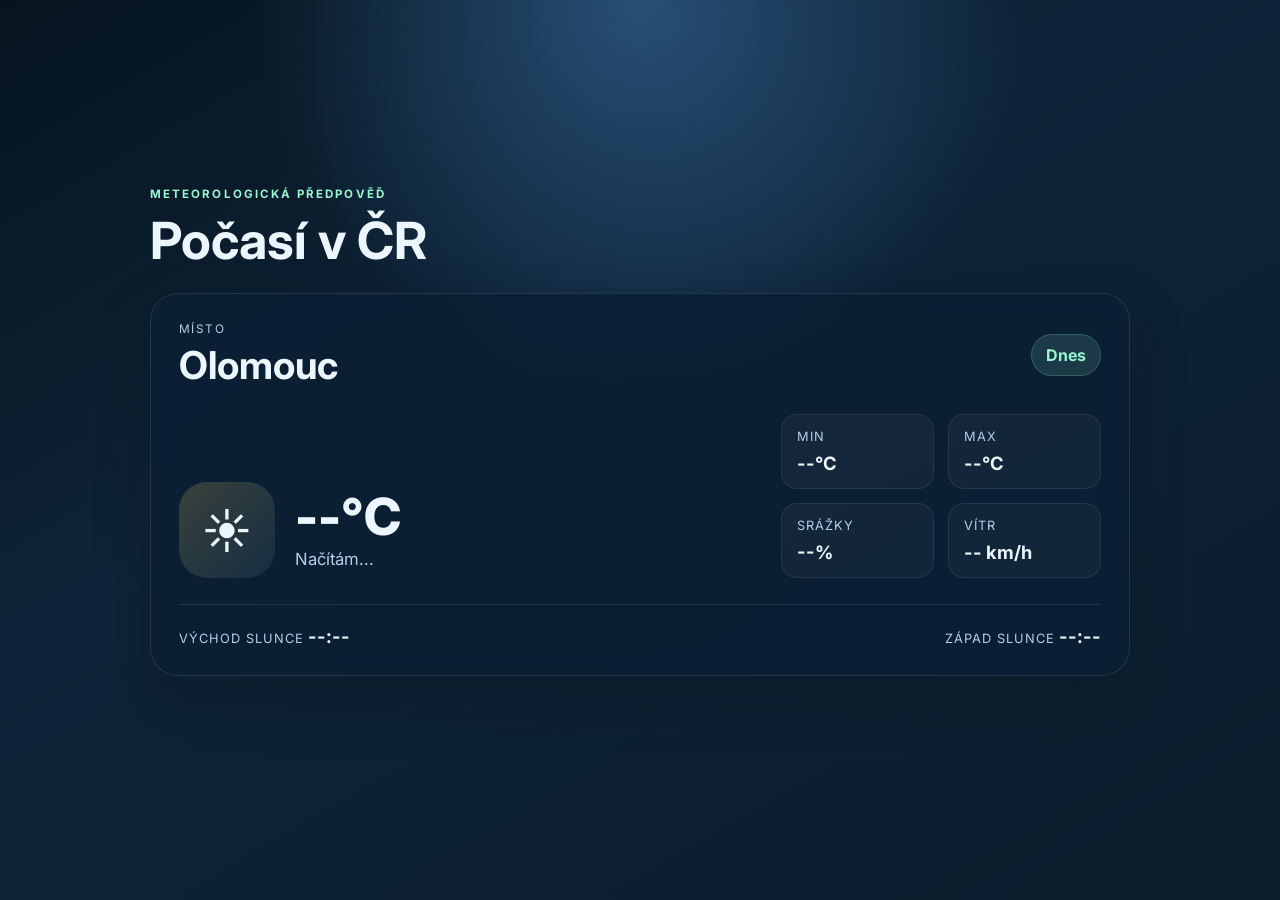
<file: index.html>
<!DOCTYPE html>
<html lang="cs">
  <head>
    <meta charset="UTF-8" />
    <meta name="viewport" content="width=device-width, initial-scale=1.0" />
    <title>Počasí v ČR</title>
    <link rel="preconnect" href="https://fonts.gstatic.com" crossorigin />
    <link href="https://fonts.googleapis.com/css2?family=Inter:wght@400;500;600;700;800&display=swap" rel="stylesheet" />
    <link rel="stylesheet" href="style/style_ai.css" />
    <link rel="icon" type="image/png" href="source/favicon_io/favicon.ico" >
  </head>
  <body>
    <div class="page-shell">
      <header class="topbar">
        <div>
          <p class="eyebrow">Meteorologická předpověď</p>
          <h1>Počasí v ČR</h1>
        </div>
      </header>

        <section class="result-panel" id="resultPanel" aria-live="polite">
          <div class="loading hidden" id="loading">Načítám počasí...</div>
          <div class="weather-card" id="weatherCard">
            <div class="weather-header">
              <div>
                <p class="location-label">Místo</p>
                <h2 id="locationName">Olomouc</h2>
              </div>
              <span class="date-badge" id="dateBadge">Dnes</span>
            </div>

            <div class="weather-main">
              <div class="temp-block">
                <span class="weather-icon" id="weatherIcon">☀️</span>
                <div>
                  <div class="temp-value" id="tempValue">--°C</div>
                  <div class="weather-description" id="weatherDescription">Načítám...</div>
                </div>
              </div>

              <div class="metrics-grid">
                <div class="metric">
                  <span>Min</span>
                  <strong id="tempMin">--°C</strong>
                </div>
                <div class="metric">
                  <span>Max</span>
                  <strong id="tempMax">--°C</strong>
                </div>
                <div class="metric">
                  <span>Srážky</span>
                  <strong id="rainChance">--%</strong>
                </div>
                <div class="metric">
                  <span>Vítr</span>
                  <strong id="windSpeed">-- km/h</strong>
                </div>
              </div>
            </div>

            <div class="info-footer">
              <div>
                <span class="label">Východ slunce</span>
                <strong id="sunrise">--:--</strong>
              </div>
              <div>
                <span class="label">Západ slunce</span>
                <strong id="sunset">--:--</strong>
              </div>
            </div>
          </div>
        </section>

    <script src="script/script.js"></script>
  </body>
</html>
</file>
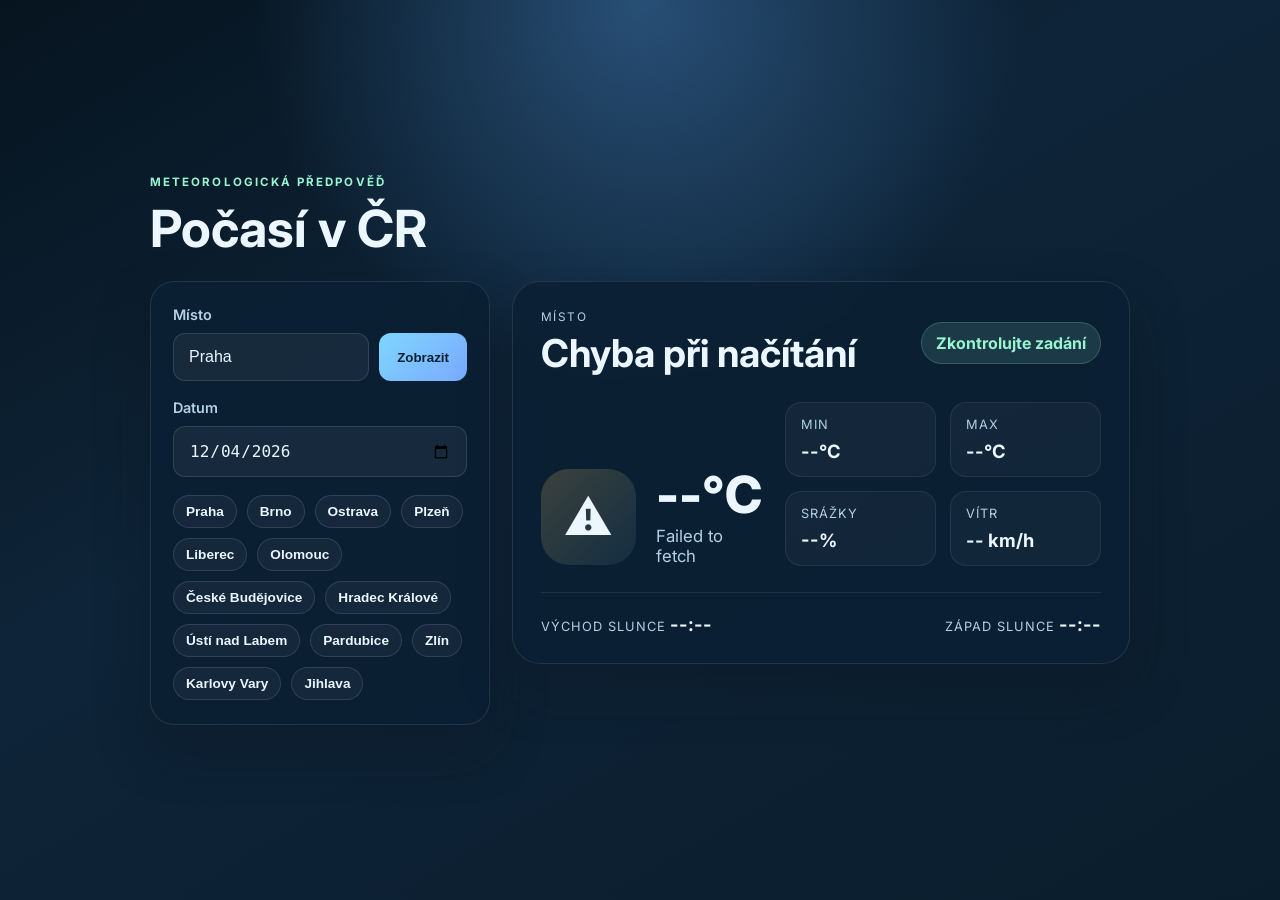
<file: index_ai.html>
<!DOCTYPE html>
<html lang="cs">
  <head>
    <meta charset="UTF-8" />
    <meta name="viewport" content="width=device-width, initial-scale=1.0" />
    <title>Počasí v ČR</title>
    <link rel="preconnect" href="https://fonts.googleapis.com" />
    <link rel="preconnect" href="https://fonts.gstatic.com" crossorigin />
    <link href="https://fonts.googleapis.com/css2?family=Inter:wght@400;500;600;700;800&display=swap" rel="stylesheet" />
    <link rel="stylesheet" href="style/style_ai.css" />
  </head>
  <body>
    <div class="page-shell">
      <header class="topbar">
        <div>
          <p class="eyebrow">Meteorologická předpověď</p>
          <h1>Počasí v ČR</h1>
        </div>
      </header>

      <main class="weather-app">
        <section class="search-panel">
          <label for="cityInput">Místo</label>
          <div class="input-group">
            <input
              id="cityInput"
              type="text"
              value="Praha"
              placeholder="Zadejte město v ČR"
              aria-label="Město"
            />
            <button id="searchBtn" type="button">Zobrazit</button>
          </div>

          <label for="dateInput">Datum</label>
          <input id="dateInput" type="date" />

          <div class="quick-cities" id="quickCities" aria-label="Oblíbená města"></div>
        </section>

        <section class="result-panel" id="resultPanel" aria-live="polite">
          <div class="loading hidden" id="loading">Načítám počasí...</div>
          <div class="weather-card" id="weatherCard">
            <div class="weather-header">
              <div>
                <p class="location-label">Místo</p>
                <h2 id="locationName">Praha</h2>
              </div>
              <span class="date-badge" id="dateBadge">Dnes</span>
            </div>

            <div class="weather-main">
              <div class="temp-block">
                <span class="weather-icon" id="weatherIcon">☀️</span>
                <div>
                  <div class="temp-value" id="tempValue">--°C</div>
                  <div class="weather-description" id="weatherDescription">Načítám...</div>
                </div>
              </div>

              <div class="metrics-grid">
                <div class="metric">
                  <span>Min</span>
                  <strong id="tempMin">--°C</strong>
                </div>
                <div class="metric">
                  <span>Max</span>
                  <strong id="tempMax">--°C</strong>
                </div>
                <div class="metric">
                  <span>Srážky</span>
                  <strong id="rainChance">--%</strong>
                </div>
                <div class="metric">
                  <span>Vítr</span>
                  <strong id="windSpeed">-- km/h</strong>
                </div>
              </div>
            </div>

            <div class="info-footer">
              <div>
                <span class="label">Východ slunce</span>
                <strong id="sunrise">--:--</strong>
              </div>
              <div>
                <span class="label">Západ slunce</span>
                <strong id="sunset">--:--</strong>
              </div>
            </div>
          </div>
        </section>
      </main>
    </div>

    <script src="script/script_ai.js"></script>
  </body>
</html>
</file>
<file: style/style_ai.css>
:root {
  --bg: #081b2b;
  --panel: rgba(11, 32, 51, 0.92);
  --panel-alt: rgba(18, 46, 67, 0.9);
  --primary: #7fd6ff;
  --secondary: #98f5d0;
  --text: #ecf6ff;
  --muted: #b4d0e5;
  --accent: #ffca5f;
  --danger: #ff7a7a;
  --shadow: 0 24px 52px rgba(11, 19, 31, 0.35);
}

* {
  box-sizing: border-box;
}

html,
body {
  margin: 0;
  min-height: 100%;
  font-family: "Inter", sans-serif;
  background:
    radial-gradient(circle at top, rgba(95, 173, 255, 0.35), transparent 35%),
    linear-gradient(150deg, #06141f 0%, #0e2438 40%, #0a1d2d 100%);
  color: var(--text);
}

body {
  min-height: 100vh;
  display: flex;
  align-items: center;
  justify-content: center;
  padding: 32px 18px;
}

.page-shell {
  width: min(980px, 100%);
}

.topbar {
  margin-bottom: 22px;
}

.eyebrow {
  margin: 0 0 8px;
  text-transform: uppercase;
  letter-spacing: 0.18em;
  color: var(--secondary);
  font-size: 0.72rem;
  font-weight: 700;
}

h1 {
  margin: 0;
  font-size: clamp(2.2rem, 4vw, 3.3rem);
}

.weather-app {
  display: grid;
  grid-template-columns: minmax(260px, 340px) minmax(0, 1fr);
  gap: 22px;
  align-items: start;
}

.search-panel,
.weather-card {
  background: var(--panel);
  border: 1px solid rgba(255, 255, 255, 0.1);
  box-shadow: var(--shadow);
  backdrop-filter: blur(12px);
}

.search-panel {
  border-radius: 24px;
  padding: 24px 22px;
}

label {
  display: block;
  margin: 18px 0 10px;
  font-size: 0.9rem;
  font-weight: 600;
  color: var(--muted);
}

label:first-of-type {
  margin-top: 0;
}

.input-group {
  display: flex;
  gap: 10px;
}

input {
  width: 100%;
  border: 1px solid rgba(255, 255, 255, 0.12);
  background: rgba(255, 255, 255, 0.05);
  border-radius: 12px;
  color: var(--text);
  padding: 14px 15px;
  font-size: 1rem;
  outline: none;
}

input:focus {
  border-color: var(--primary);
  box-shadow: 0 0 0 3px rgba(127, 214, 255, 0.2);
}

button {
  border: none;
  border-radius: 12px;
  padding: 0 18px;
  background: linear-gradient(135deg, var(--primary), #7aa9ff);
  color: #062030;
  font-weight: 800;
  cursor: pointer;
  transition: transform 0.2s ease, box-shadow 0.2s ease;
}

button:hover {
  transform: translateY(-1px);
  box-shadow: 0 12px 25px rgba(102, 170, 255, 0.28);
}

.quick-cities {
  display: flex;
  flex-wrap: wrap;
  gap: 10px;
  margin-top: 18px;
}

.city-tag {
  border: 1px solid rgba(255, 255, 255, 0.12);
  background: rgba(255, 255, 255, 0.04);
  color: var(--text);
  border-radius: 999px;
  padding: 8px 12px;
  font-size: 0.85rem;
  cursor: pointer;
}

.city-tag:hover {
  border-color: rgba(127, 214, 255, 0.7);
  background: rgba(127, 214, 255, 0.08);
}

.result-panel {
  min-height: 420px;
}

.weather-card {
  border-radius: 28px;
  padding: 28px;
  height: 100%;
}

.weather-header,
.weather-main,
.info-footer {
  display: flex;
  justify-content: space-between;
  align-items: center;
  gap: 18px;
}

.location-label {
  margin: 0 0 6px;
  color: var(--muted);
  font-size: 0.74rem;
  letter-spacing: 0.12em;
  text-transform: uppercase;
}

h2 {
  margin: 0;
  font-size: clamp(2rem, 3vw, 2.8rem);
}

.date-badge {
  background: rgba(152, 245, 208, 0.12);
  color: var(--secondary);
  border: 1px solid rgba(152, 245, 208, 0.2);
  border-radius: 999px;
  padding: 10px 14px;
  font-weight: 700;
}

.weather-main {
  align-items: flex-end;
  margin-top: 26px;
}

.temp-block {
  display: flex;
  align-items: center;
  gap: 20px;
}

.weather-icon {
  display: grid;
  place-items: center;
  width: 96px;
  height: 96px;
  border-radius: 28px;
  background: linear-gradient(135deg, rgba(255, 202, 95, 0.2), rgba(127, 214, 255, 0.08));
  font-size: 3rem;
}

.temp-value {
  font-size: clamp(2.4rem, 4vw, 4rem);
  font-weight: 800;
  line-height: 1;
}

.weather-description {
  margin-top: 6px;
  color: var(--muted);
  font-size: 1.05rem;
}

.metrics-grid {
  display: grid;
  grid-template-columns: repeat(2, minmax(120px, 1fr));
  gap: 14px;
  width: min(320px, 100%);
}

.metric {
  background: rgba(255, 255, 255, 0.035);
  border: 1px solid rgba(255, 255, 255, 0.08);
  border-radius: 16px;
  padding: 14px 15px;
  display: flex;
  flex-direction: column;
  gap: 8px;
}

.metric span,
.label {
  color: var(--muted);
  font-size: 0.8rem;
  text-transform: uppercase;
  letter-spacing: 0.08em;
}

.metric strong,
.info-footer strong {
  font-size: 1.15rem;
}

.info-footer {
  margin-top: 26px;
  border-top: 1px solid rgba(255, 255, 255, 0.09);
  padding-top: 20px;
}

.loading {
  display: grid;
  place-items: center;
  min-height: 200px;
  color: var(--muted);
  font-weight: 600;
}

.hidden {
  display: none !important;
}

@media (max-width: 760px) {
  .weather-app {
    grid-template-columns: 1fr;
  }

  .weather-header,
  .weather-main,
  .info-footer {
    flex-direction: column;
    align-items: flex-start;
  }

  .temp-block {
    align-items: flex-start;
  }

  .metrics-grid {
    width: 100%;
  }
}
</file>
